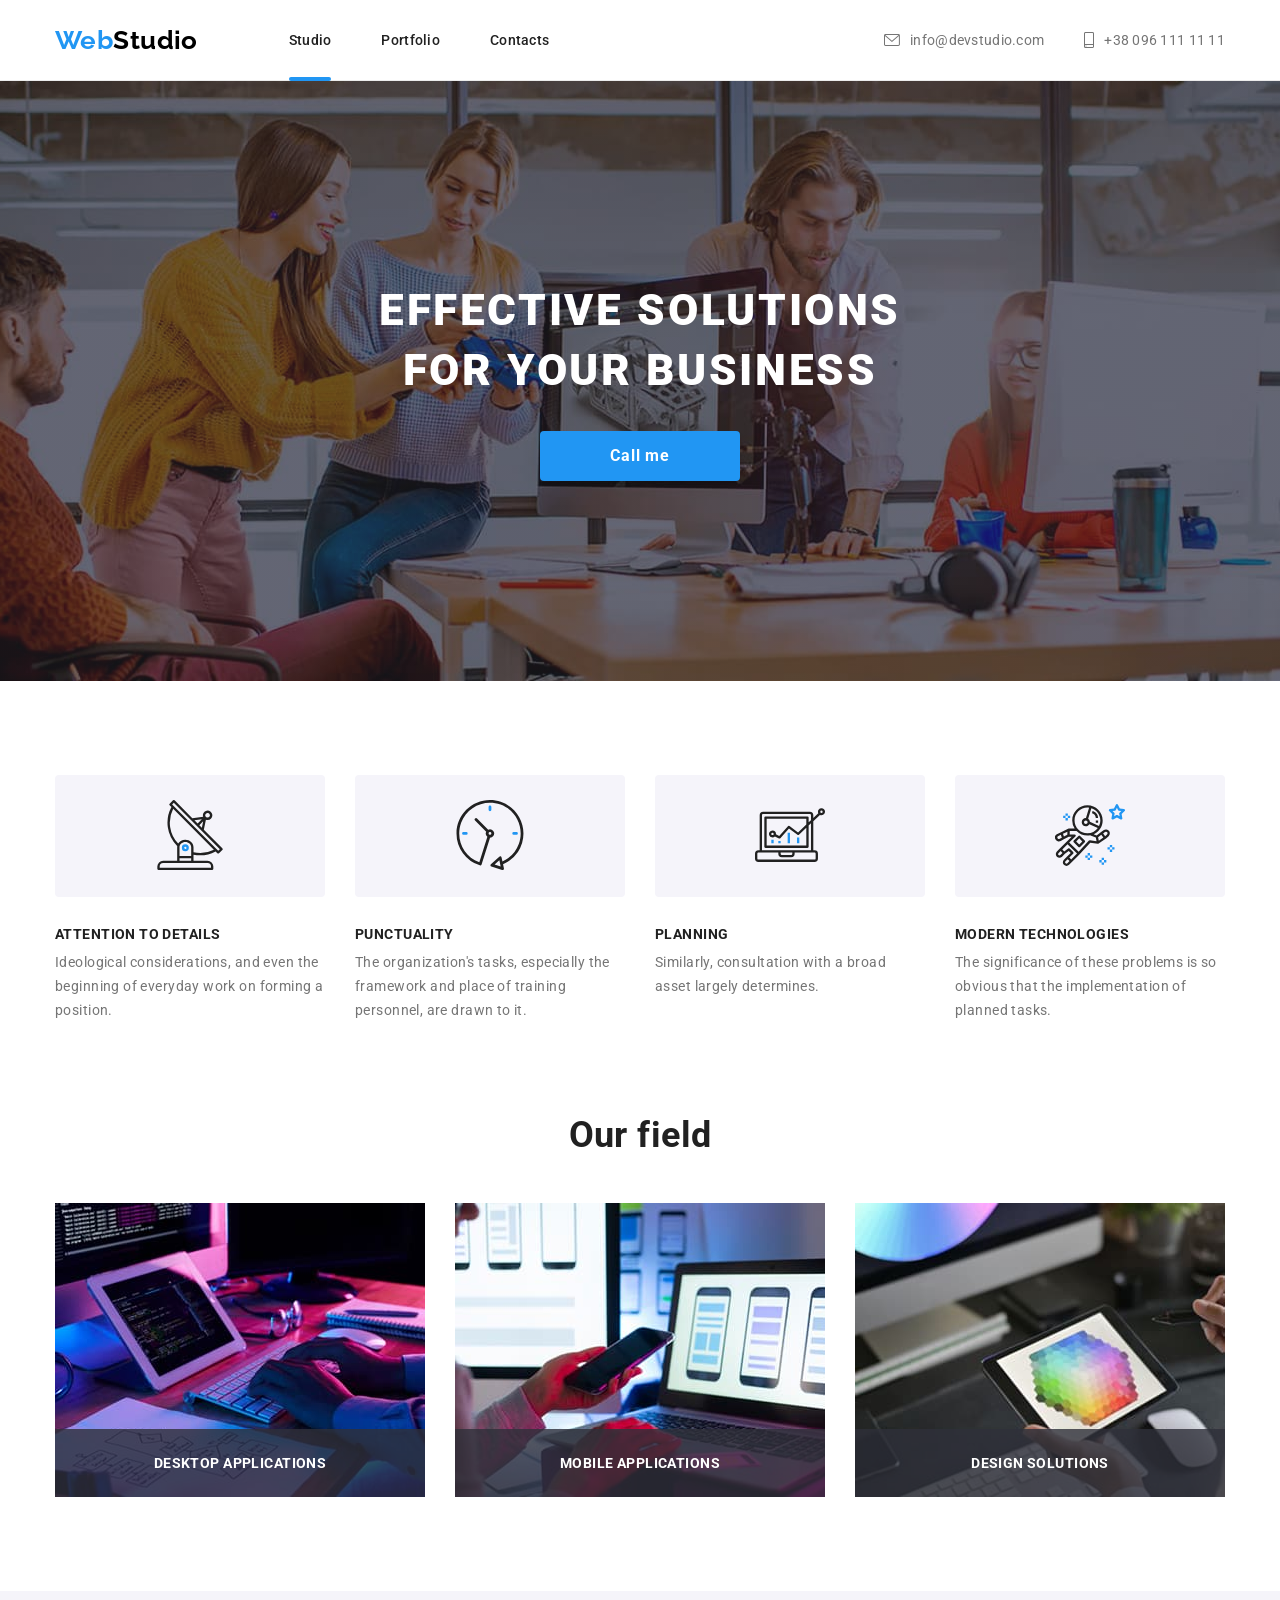
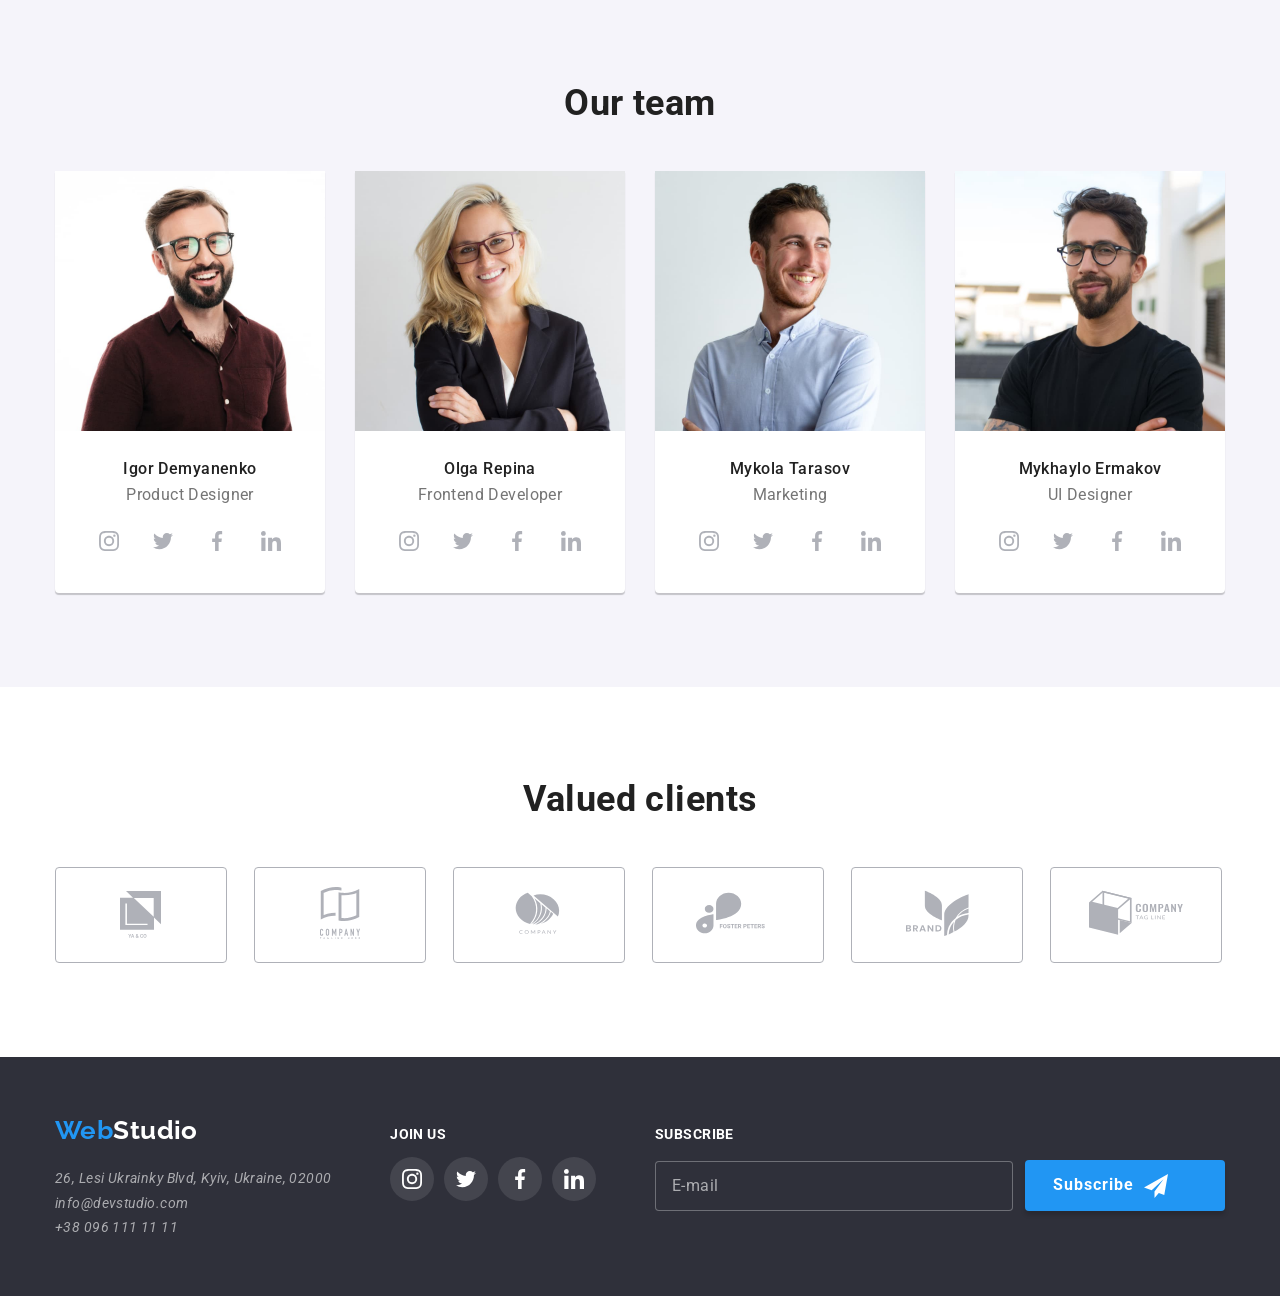
<file: index.html>
<!doctype html>
<html lang="en">
  <head>
    <meta charset="UTF-8" />
    <meta name="viewport" content="width=device-width, initial-scale=1.0" />
    <title>WebStudio</title>
    <link rel="preconnect" href="https://fonts.googleapis.com" />
    <link rel="preconnect" href="https://fonts.gstatic.com" crossorigin />
    <link
      href="https://fonts.googleapis.com/css2?family=Raleway:ital,wght@0,100..900;1,100..900&family=Roboto:wght@100..900&display=swap"
      rel="stylesheet"
    />
    <link
      rel="stylesheet"
      href="https://cdnjs.cloudflare.com/ajax/libs/modern-normalize/3.0.1/modern-normalize.min.css"
    />
    <link rel="stylesheet" href="./css/main.min.css" />
  </head>
  <body data-body>
    <!-- header -->

    <header>
      <div class="container header--layout">
        <nav class="main-nav">
          <a class="logo" href="./index.html"
            ><span class="logo--accent">Web</span>Studio</a
          >

          <ul class="main-nav__list">
            <li class="main-nav__item">
              <a
                class="main-nav__link main-nav__link--current-page"
                href="./index.html"
                >Studio</a
              >
            </li>
            <li class="main-nav__item">
              <a class="main-nav__link" href="./portfolio.html">Portfolio</a>
            </li>
            <li class="main-nav__item">
              <a class="main-nav__link" href="#">Contacts</a>
            </li>
          </ul>
        </nav>

        <ul class="header-contacts-list">
          <li class="header-contacts-list__item">
            <a
              class="header-contacts-list__link"
              href="mailto:info@devstudio.com"
            >
              <svg class="header-contacts-list__icon" width="16" height="16">
                <use href="./images/svg/sprite.svg#envelope"></use>
              </svg>
              info@devstudio.com</a
            >
          </li>

          <li class="header-contacts-list__item">
            <a class="header-contacts-list__link" href="tel:+380961111111">
              <svg class="header-contacts-list__icon" width="10" height="16">
                <use href="./images/svg/sprite.svg#smartphone"></use>
              </svg>
              +38 096 111 11 11</a
            >
          </li>
        </ul>
      </div>
    </header>

    <main>
      <!-- Hero -->
      <section class="hero">
        <div class="hero__bcg-img">
          <div class="section hero__section container">
            <h1 class="hero-title">
              effective solutions <br />
              for your business
            </h1>
            <button class="btn main-btn" data-modal-open type="button">
              Call me
            </button>
          </div>
        </div>
      </section>

      <!-- features -->

      <section class="section">
        <div class="container">
          <h2 class="visually-hidden">Features</h2>
          <ul class="features__list">
            <li class="features-list__item">
              <div class="features-list__icon-wrapper">
                <svg width="70" height="70">
                  <use href="./images/svg/sprite.svg#antenna"></use>
                </svg>
              </div>
              <h3 class="features-list__title">ATTENTION TO DETAILS</h3>
              <p class="features-list__descr">
                Ideological considerations, and even the beginning of everyday
                work on forming a position.
              </p>
            </li>
            <li class="features-list__item">
              <div class="features-list__icon-wrapper">
                <svg class="features__icon" width="70" height="70">
                  <use href="./images/svg/sprite.svg#clock"></use>
                </svg>
              </div>
              <h3 class="features-list__title">PUNCTUALITY</h3>
              <p class="features-list__descr">
                The organization's tasks, especially the framework and place of
                training personnel, are drawn to it.
              </p>
            </li>
            <li class="features-list__item">
              <div class="features-list__icon-wrapper">
                <svg class="features__icon" width="70" height="70">
                  <use href="./images/svg/sprite.svg#diagram"></use>
                </svg>
              </div>
              <h3 class="features-list__title">PLANNING</h3>
              <p class="features-list__descr">
                Similarly, consultation with a broad asset largely determines.
              </p>
            </li>
            <li class="features-list__item">
              <div class="features-list__icon-wrapper">
                <svg class="features__icon" width="70" height="70">
                  <use href="./images/svg/sprite.svg#astronaut"></use>
                </svg>
              </div>
              <h3 class="features-list__title">MODERN TECHNOLOGIES</h3>
              <p class="features-list__descr">
                The significance of these problems is so obvious that the
                implementation of planned tasks.
              </p>
            </li>
          </ul>
        </div>
      </section>

      <!-- OUR FIELD -->

      <section class="section our-field__section">
        <div class="container">
          <h2 class="our-field__title">Our field</h2>
          <ul class="our-field__list">
            <li class="our-field__item">
              <img
                src="./images/our-field/wwd-1.jpg"
                alt="man typing on keyboard"
                width="370"
                height="294"
              />
              <p class="our-field__descr">DESKTOP APPLICATIONS</p>
            </li>
            <li class="our-field__item">
              <img
                src="./images/our-field/wwd-2.jpg"
                alt="developing mobile app gui"
                width="370"
                height="294"
              />
              <p class="our-field__descr">MOBILE APPLICATIONS</p>
            </li>
            <li class="our-field__item">
              <img
                src="./images/our-field/wwd-3.jpg"
                alt="designer picking color"
                width="370"
                height="294"
              />
              <p class="our-field__descr">DESIGN SOLUTIONS</p>
            </li>
          </ul>
        </div>
      </section>

      <!-- Our team section -->

      <section class="team-section section">
        <div class="container">
          <h2 class="team-section__title">Our team</h2>

          <ul class="team-list no-list-style">
            <li class="team-list-item">
              <article class="team-card">
                <img
                  src="./images/team/igor-demyanenko.jpg"
                  alt="igor demyanenko"
                  width="270"
                  height="260"
                />
                <div class="team-card__thumb">
                  <h3 class="team-card__title">Igor Demyanenko</h3>
                  <p class="team-card__text">Product Designer</p>
                  <ul class="social-list">
                    <li class="social-list-item">
                      <a
                        class="social-list__link"
                        href="https://instagram.com"
                        aria-label="instagram link"
                      >
                        <svg class="social-list__icon" width="20" height="20">
                          <use href="./images/svg/sprite.svg#instagram"></use>
                        </svg>
                      </a>
                    </li>
                    <li class="social-list-item">
                      <a
                        class="social-list__link"
                        href="https://twitter.com"
                        aria-label="twitter link"
                      >
                        <svg class="social-list__icon" width="20" height="20">
                          <use href="./images/svg/sprite.svg#twitter"></use>
                        </svg>
                      </a>
                    </li>
                    <li class="social-list-item">
                      <a
                        class="social-list__link"
                        href="https://www.facebook.com/"
                        aria-label="facebook link"
                      >
                        <svg class="social-list__icon" width="20" height="20">
                          <use href="./images/svg/sprite.svg#facebook"></use>
                        </svg>
                      </a>
                    </li>
                    <li class="social-list-item">
                      <a
                        class="social-list__link"
                        href="https://www.linkedin.com/"
                        aria-label="linkedin link"
                      >
                        <svg class="social-list__icon" width="20" height="20">
                          <use href="./images/svg/sprite.svg#linkedin"></use>
                        </svg>
                      </a>
                    </li>
                  </ul>
                </div>
              </article>
            </li>

            <li class="team-list-item">
              <article class="team-card">
                <img
                  src="./images/team/olga-repina.jpg"
                  alt="Olga Repina"
                  width="270"
                  height="260"
                />
                <div class="team-card__thumb">
                  <h3 class="team-card__title">Olga Repina</h3>
                  <p class="team-card__text">Frontend Developer</p>
                  <ul class="social-list">
                    <li class="social-list-item">
                      <a
                        class="social-list__link"
                        href="https://instagram.com"
                        aria-label="instagram link"
                      >
                        <svg class="social-list__icon" width="20" height="20">
                          <use href="./images/svg/sprite.svg#instagram"></use>
                        </svg>
                      </a>
                    </li>
                    <li class="social-list-item">
                      <a
                        class="social-list__link"
                        href="https://twitter.com"
                        aria-label="twitter link"
                      >
                        <svg class="social-list__icon" width="20" height="20">
                          <use href="./images/svg/sprite.svg#twitter"></use>
                        </svg>
                      </a>
                    </li>
                    <li class="social-list-item">
                      <a
                        class="social-list__link"
                        href="https://www.facebook.com/"
                        aria-label="facebook link"
                      >
                        <svg class="social-list__icon" width="20" height="20">
                          <use href="./images/svg/sprite.svg#facebook"></use>
                        </svg>
                      </a>
                    </li>
                    <li class="social-list-item">
                      <a
                        class="social-list__link"
                        href="https://www.linkedin.com/"
                        aria-label="linkedin link"
                      >
                        <svg class="social-list__icon" width="20" height="20">
                          <use href="./images/svg/sprite.svg#linkedin"></use>
                        </svg>
                      </a>
                    </li>
                  </ul>
                </div>
              </article>
            </li>

            <li class="team-list-item">
              <article class="team-card">
                <img
                  src="./images/team/mykola-tarasov.jpg"
                  alt="Mykola Tarasov"
                  width="270"
                  height="260"
                />
                <div class="team-card__thumb">
                  <h3 class="team-card__title">Mykola Tarasov</h3>
                  <p class="team-card__text">Marketing</p>
                  <ul class="social-list">
                    <li class="social-list-item">
                      <a
                        class="social-list__link"
                        href="https://instagram.com"
                        aria-label="instagram link"
                      >
                        <svg class="social-list__icon" width="20" height="20">
                          <use href="./images/svg/sprite.svg#instagram"></use>
                        </svg>
                      </a>
                    </li>
                    <li class="social-list-item">
                      <a
                        class="social-list__link"
                        href="https://twitter.com"
                        aria-label="twitter link"
                      >
                        <svg class="social-list__icon" width="20" height="20">
                          <use href="./images/svg/sprite.svg#twitter"></use>
                        </svg>
                      </a>
                    </li>
                    <li class="social-list-item">
                      <a
                        class="social-list__link"
                        href="https://www.facebook.com/"
                        aria-label="facebook link"
                      >
                        <svg class="social-list__icon" width="20" height="20">
                          <use href="./images/svg/sprite.svg#facebook"></use>
                        </svg>
                      </a>
                    </li>
                    <li class="social-list-item">
                      <a
                        class="social-list__link"
                        href="https://www.linkedin.com/"
                        aria-label="linkedin link"
                      >
                        <svg class="social-list__icon" width="20" height="20">
                          <use href="./images/svg/sprite.svg#linkedin"></use>
                        </svg>
                      </a>
                    </li>
                  </ul>
                </div>
              </article>
            </li>

            <li class="team-list-item">
              <article class="team-card">
                <img
                  src="./images/team/mykhaylo-ermakov.jpg"
                  alt="Mykhaylo Ermakov"
                  width="270"
                  height="260"
                />
                <div class="team-card__thumb">
                  <h3 class="team-card__title">Mykhaylo Ermakov</h3>
                  <p class="team-card__text">UI Designer</p>
                  <ul class="social-list">
                    <li class="social-list-item">
                      <a
                        class="social-list__link"
                        href="https://instagram.com"
                        aria-label="instagram link"
                      >
                        <svg class="social-list__icon" width="20" height="20">
                          <use href="./images/svg/sprite.svg#instagram"></use>
                        </svg>
                      </a>
                    </li>
                    <li class="social-list-item">
                      <a
                        class="social-list__link"
                        href="https://twitter.com"
                        aria-label="twitter link"
                      >
                        <svg class="social-list__icon" width="20" height="20">
                          <use href="./images/svg/sprite.svg#twitter"></use>
                        </svg>
                      </a>
                    </li>
                    <li class="social-list-item">
                      <a
                        class="social-list__link"
                        href="https://www.facebook.com/"
                        aria-label="facebook link"
                      >
                        <svg class="social-list__icon" width="20" height="20">
                          <use href="./images/svg/sprite.svg#facebook"></use>
                        </svg>
                      </a>
                    </li>
                    <li class="social-list-item">
                      <a
                        class="social-list__link"
                        href="https://www.linkedin.com/"
                        aria-label="linkedin link"
                      >
                        <svg class="social-list__icon" width="20" height="20">
                          <use href="./images/svg/sprite.svg#linkedin"></use>
                        </svg>
                      </a>
                    </li>
                  </ul>
                </div>
              </article>
            </li>
          </ul>
        </div>
      </section>

      <section class="section">
        <div class="container">
          <h2 class="clients-title">Valued clients</h2>

          <ul class="clients-list">
            <li class="clients-list__item">
              <a class="client-list__link" href="#">
                <svg class="client-list__icon" width="106" height="60">
                  <use href="./images/svg/sprite.svg#client-1"></use>
                </svg>
              </a>
            </li>
            <li class="clients-list__item">
              <a class="client-list__link" href="#">
                <svg class="client-list__icon" width="106" height="60">
                  <use href="./images/svg/sprite.svg#client-2"></use>
                </svg>
              </a>
            </li>
            <li class="clients-list__item">
              <a class="client-list__link" href="#">
                <svg class="client-list__icon" width="106" height="60">
                  <use href="./images/svg/sprite.svg#client-3"></use>
                </svg>
              </a>
            </li>
            <li class="clients-list__item">
              <a class="client-list__link" href="#">
                <svg class="client-list__icon" width="106" height="60">
                  <use href="./images/svg/sprite.svg#client-4"></use>
                </svg>
              </a>
            </li>
            <li class="clients-list__item">
              <a class="client-list__link" href="#">
                <svg class="client-list__icon" width="106" height="60">
                  <use href="./images/svg/sprite.svg#client-5"></use>
                </svg>
              </a>
            </li>
            <li class="clients-list__item">
              <a class="client-list__link" href="#">
                <svg class="client-list__icon" width="106" height="60">
                  <use href="./images/svg/sprite.svg#client-6"></use>
                </svg>
              </a>
            </li>
          </ul>
        </div>
      </section>
    </main>

    <!-- Footer -->

    <footer class="footer">
      <div class="container footer--layout">
        <div class="footer-address-group">
          <a class="logo logo--reversed" href="./index.html"
            ><span class="logo--accent">Web</span>Studio</a
          >
          <address class="address">
            <a
              class="address-link"
              href="https://www.google.com/maps/place/Lesi+Ukrainky+Blvd,+26,+Kyiv,+Ukraine,+02000/@50.4269623,30.5365476,17z/data=!4m15!1m8!3m7!1s0x40d4cf0e0523dcbb:0xa691be4b6b7d4104!2sLesi+Ukrainky+Blvd,+26,+Kyiv,+Ukraine,+02000!3b1!8m2!3d50.4269589!4d30.5391279!16s%2Fg%2F11tcjrqxc6!3m5!1s0x40d4cf0e0523dcbb:0xa691be4b6b7d4104!8m2!3d50.4269589!4d30.5391279!16s%2Fg%2F11tcjrqxc6?authuser=0&entry=ttu&g_ep=EgoyMDI2MDYyNC4wIKXMDSoASAFQAw%3D%3D"
              >26, Lesi Ukrainky Blvd, Kyiv, Ukraine, 02000</a
            >

            <a class="address-link" href="mailto:info@devstudio.com"
              >info@devstudio.com</a
            >
            <a class="address-link" href="tel:+380961111111"
              >+38 096 111 11 11</a
            >
          </address>
        </div>

        <section>
          <h2 class="join-us__title">JOIN US</h2>

          <ul class="social-list footer__social--list">
            <li class="social-list-item">
              <a
                class="social-list__link social-list__link--reversed"
                href="https://instagram.com"
                aria-label="instagram link"
              >
                <svg class="social-list__icon" width="20" height="20">
                  <use href="./images/svg/sprite.svg#instagram"></use>
                </svg>
              </a>
            </li>
            <li class="social-list-item">
              <a
                class="social-list__link social-list__link--reversed"
                href="https://twitter.com"
                aria-label="twitter link"
              >
                <svg class="social-list__icon" width="20" height="20">
                  <use href="./images/svg/sprite.svg#twitter"></use>
                </svg>
              </a>
            </li>
            <li class="social-list-item">
              <a
                class="social-list__link social-list__link--reversed"
                href="https://www.facebook.com/"
                aria-label="facebook link"
              >
                <svg class="social-list__icon" width="20" height="20">
                  <use href="./images/svg/sprite.svg#facebook"></use>
                </svg>
              </a>
            </li>
            <li class="social-list-item">
              <a
                class="social-list__link social-list__link--reversed"
                href="https://www.linkedin.com/"
                aria-label="linkedin link"
              >
                <svg class="social-list__icon" width="20" height="20">
                  <use href="./images/svg/sprite.svg#linkedin"></use>
                </svg>
              </a>
            </li>
          </ul>
        </section>

        <section>
          <b class="visually-hidden">Subscribe</b>
          <form class="subscribe-form">
            <div class="subscribe-form__field" role="group">
              <label for="subscribe" class="subscribe-form__label">
                SUBSCRIBE
              </label>

              <input
                type="email"
                name="email"
                class="subscribe-form__input"
                id="subscribe"
                placeholder="E-mail"
                required
              />
            </div>

            <button type="submit" class="btn main-btn subscribe__btn">
              Subscribe

              <svg class="subscribe__icon" width="24" height="24">
                <use href="./images/svg/sprite.svg#send"></use>
              </svg>
            </button>
          </form>
        </section>
      </div>
    </footer>

    <!-- Modal window -->
    <div class="backdrop is-hidden" data-modal>
      <div class="modal">
        <button class="modal__close-btn" data-modal-close type="button">
          <svg class="close-icon" width="18" height="18">
            <use href="./images/svg/sprite.svg#close-cross"></use>
          </svg>
        </button>

        <h2 class="modal__title">
          Leave your contacts and we will call you back
        </h2>

        <form class="contact-form">
          <div role="group" class="contact-form__group">
            <input
              type="text"
              name="name"
              class="contact-form__input"
              id="name"
              placeholder=" "
              required
            />
            <svg class="contact-form__icon" width="18" height="18">
              <use href="./images/svg/sprite.svg#person"></use>
            </svg>
            <label for="name" class="contact-form__label">Name</label>
          </div>

          <div
            role="contact-form group"
            class="contact-form__group contact-form__group--margin-top"
          >
            <input
              type="tel"
              name="tel"
              class="contact-form__input"
              id="tel"
              placeholder=" "
              required
            />
            <svg class="contact-form__icon" width="18" height="18">
              <use href="./images/svg/sprite.svg#phone"></use>
            </svg>
            <label for="tel" class="contact-form__label">Phone number</label>
          </div>

          <div
            role="contact-form group"
            class="contact-form__group contact-form__group--margin-top"
          >
            <input
              type="email"
              name="email"
              class="contact-form__input"
              id="email"
              placeholder=" "
              required
            />
            <svg class="contact-form__icon" width="18" height="18">
              <use href="./images/svg/sprite.svg#email"></use>
            </svg>
            <label for="email" class="contact-form__label">E-mail</label>
          </div>

          <div
            role="contact-form group"
            class="contact-form__group contact-form__group--margin-top"
          >
            <textarea
              name="msg"
              class="contact-form__input contact-form__text-area"
              id="msg"
              placeholder=" "
            ></textarea>

            <svg
              class="contact-form__icon contact-form__text-area-icon"
              width="18"
              height="18"
            >
              <use href="./images/svg/sprite.svg#message"></use>
            </svg>

            <label
              for="msg"
              class="contact-form__label contact-form__text-area-label"
              >Enter your message</label
            >
          </div>

          <div role="license-group" class="license">
            <input
              type="checkbox"
              name="license"
              id="license"
              class="license__check"
              required
            />
            <svg class="license__icon" width="16" height="16">
              <use href="./images/svg/sprite.svg#check"></use>
            </svg>

            <label for="license" class="license__label"
              >I have read and agree to the End User
              <a href="#" class="license__link">License Agreement</a></label
            >
          </div>

          <button
            type="submit"
            class="btn main-btn btn--centered contact-form__btn"
          >
            Send
          </button>
        </form>
      </div>
    </div>

    <script src="./js/contact-form.js"></script>
    <script src="./js/modal.js"></script>
  </body>
</html>
</file>
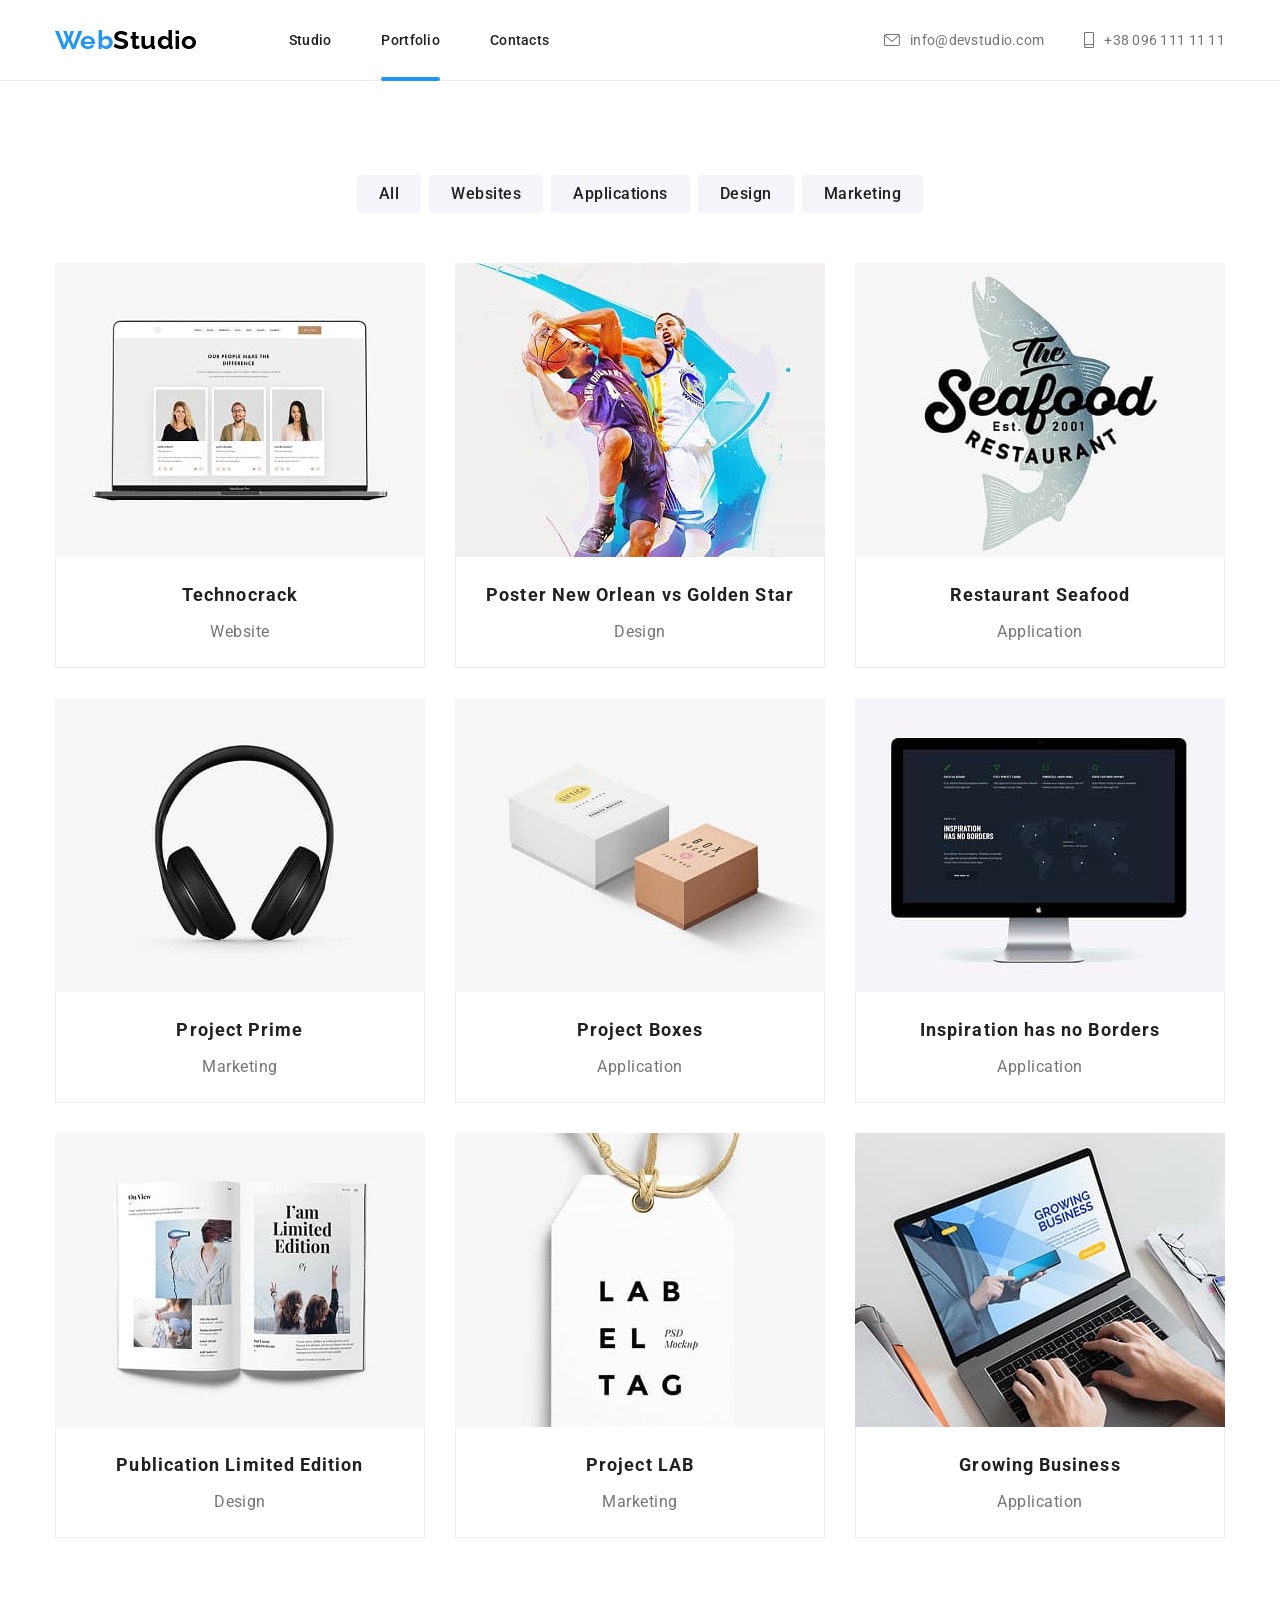
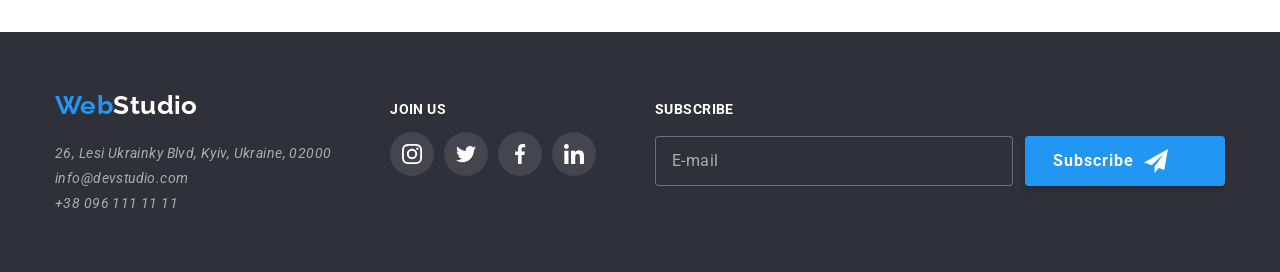
<file: portfolio.html>
<!doctype html>
<html lang="en">
  <head>
    <meta charset="UTF-8" />
    <meta name="viewport" content="width=device-width, initial-scale=1.0" />
    <title>WebStudio</title>
    <link rel="preconnect" href="https://fonts.googleapis.com" />
    <link rel="preconnect" href="https://fonts.gstatic.com" crossorigin />
    <link
      href="https://fonts.googleapis.com/css2?family=Raleway:ital,wght@0,100..900;1,100..900&family=Roboto:wght@100..900&display=swap"
      rel="stylesheet"
    />
    <link
      rel="stylesheet"
      href="https://cdnjs.cloudflare.com/ajax/libs/modern-normalize/3.0.1/modern-normalize.min.css"
    />
    <link rel="stylesheet" href="./css/main.min.css" />
  </head>
  <body data-body>
    <!-- header -->

    <header>
      <div class="container header--layout">
        <nav class="main-nav">
          <a class="logo" href="./index.html"
            ><span class="logo--accent">Web</span>Studio</a
          >

          <ul class="main-nav__list">
            <li class="main-nav__item">
              <a class="main-nav__link" href="./index.html">Studio</a>
            </li>
            <li class="main-nav__item">
              <a
                class="main-nav__link main-nav__link--current-page"
                href="./portfolio.html"
                >Portfolio</a
              >
            </li>
            <li class="main-nav__item">
              <a class="main-nav__link" href="#">Contacts</a>
            </li>
          </ul>
        </nav>

        <ul class="header-contacts-list">
          <li class="header-contacts-list__item">
            <a
              class="header-contacts-list__link"
              href="mailto:info@devstudio.com"
            >
              <svg class="header-contacts-list__icon" width="16" height="16">
                <use href="./images/svg/sprite.svg#envelope"></use>
              </svg>
              info@devstudio.com</a
            >
          </li>

          <li class="header-contacts-list__item">
            <a class="header-contacts-list__link" href="tel:+380961111111">
              <svg class="header-contacts-list__icon" width="10" height="16">
                <use href="./images/svg/sprite.svg#smartphone"></use>
              </svg>
              +38 096 111 11 11</a
            >
          </li>
        </ul>
      </div>
    </header>

    <main>
      <!-- Portfolio section -->

      <section class="section">
        <div class="container">
          <h1 class="visually-hidden">Portfolio</h1>
          <ul class="filter">
            <li><button class="btn filter-btn" type="button">All</button></li>
            <li>
              <button class="btn filter-btn" type="button">Websites</button>
            </li>
            <li>
              <button class="btn filter-btn" type="button">Applications</button>
            </li>
            <li>
              <button class="btn filter-btn" type="button">Design</button>
            </li>
            <li>
              <button class="btn filter-btn" type="button">Marketing</button>
            </li>
          </ul>

          <ul class="portfolio-list">
            <li>
              <a href="#" class="portfolio-link">
                <article class="product-card">
                  <div class="product-card__overlay">
                    <img
                      src="./images/portfolio/technocrack.jpg"
                      alt="website technocrack"
                      width="370"
                      height="294"
                    />
                    <p class="product-card__overlay-text">
                      Lorem ipsum dolor, sit amet consectetur adipisicing elit.
                      Dolore exercitationem necessitatibus accusamus sapiente
                      id? Esse voluptatibus molestias asperiores facilis. Veniam
                      magnam impedit quae voluptas quos consectetur quisquam
                      explicabo excepturi temporibus?
                    </p>
                  </div>
                  <div class="product-card__meta">
                    <h2 class="product-card__title">Technocrack</h2>
                    <p class="product-card__descr">Website</p>
                  </div>
                </article>
              </a>
            </li>
            <li>
              <a href="#" class="portfolio-link">
                <article class="product-card">
                  <div class="product-card__overlay">
                    <img
                      src="./images/portfolio/basketball.jpg"
                      alt="2 basketball players"
                      width="370"
                      height="294"
                    />
                    <p class="product-card__overlay-text">
                      Lorem ipsum dolor, sit amet consectetur adipisicing elit.
                      Dolore exercitationem necessitatibus accusamus sapiente
                      id? Esse voluptatibus molestias asperiores facilis. Veniam
                      magnam impedit quae voluptas quos consectetur quisquam
                      explicabo excepturi temporibus?
                    </p>
                  </div>
                  <div class="product-card__meta">
                    <h2 class="product-card__title">
                      Poster New Orlean vs Golden Star
                    </h2>
                    <p class="product-card__descr">Design</p>
                  </div>
                </article>
              </a>
            </li>
            <li>
              <a href="#" class="portfolio-link">
                <article class="product-card">
                  <div class="product-card__overlay">
                    <img
                      src="./images/portfolio/seafood.jpg"
                      alt="seafood restaurant logo"
                      width="370"
                      height="294"
                    />
                    <p class="product-card__overlay-text">
                      Lorem ipsum dolor, sit amet consectetur adipisicing elit.
                      Dolore exercitationem necessitatibus accusamus sapiente
                      id? Esse voluptatibus molestias asperiores facilis. Veniam
                      magnam impedit quae voluptas quos consectetur quisquam
                      explicabo excepturi temporibus?
                    </p>
                  </div>
                  <div class="product-card__meta">
                    <h2 class="product-card__title">Restaurant Seafood</h2>
                    <p class="product-card__descr">Application</p>
                  </div>
                </article>
              </a>
            </li>
            <li>
              <a href="#" class="portfolio-link">
                <article class="product-card">
                  <div class="product-card__overlay">
                    <img
                      src="./images/portfolio/project-prime.jpg"
                      alt="headphones"
                      width="370"
                      height="294"
                    />
                    <p class="product-card__overlay-text">
                      Lorem ipsum dolor, sit amet consectetur adipisicing elit.
                      Dolore exercitationem necessitatibus accusamus sapiente
                      id? Esse voluptatibus molestias asperiores facilis. Veniam
                      magnam impedit quae voluptas quos consectetur quisquam
                      explicabo excepturi temporibus?
                    </p>
                  </div>
                  <div class="product-card__meta">
                    <h2 class="product-card__title">Project Prime</h2>
                    <p class="product-card__descr">Marketing</p>
                  </div>
                </article>
              </a>
            </li>
            <li>
              <a href="#" class="portfolio-link">
                <article class="product-card">
                  <div class="product-card__overlay">
                    <img
                      src="./images/portfolio/project-boxes.jpg"
                      alt="2 boxes"
                      width="370"
                      height="294"
                    />
                    <p class="product-card__overlay-text">
                      Lorem ipsum dolor, sit amet consectetur adipisicing elit.
                      Dolore exercitationem necessitatibus accusamus sapiente
                      id? Esse voluptatibus molestias asperiores facilis. Veniam
                      magnam impedit quae voluptas quos consectetur quisquam
                      explicabo excepturi temporibus?
                    </p>
                  </div>
                  <div class="product-card__meta">
                    <h2 class="product-card__title">Project Boxes</h2>
                    <p class="product-card__descr">Application</p>
                  </div>
                </article>
              </a>
            </li>
            <li>
              <a href="#" class="portfolio-link">
                <article class="product-card">
                  <div class="product-card__overlay">
                    <img
                      src="./images/portfolio/Inspiration-has-no-borders.jpg"
                      alt="monitor"
                      width="370"
                      height="294"
                    />
                    <p class="product-card__overlay-text">
                      Lorem ipsum dolor, sit amet consectetur adipisicing elit.
                      Dolore exercitationem necessitatibus accusamus sapiente
                      id? Esse voluptatibus molestias asperiores facilis. Veniam
                      magnam impedit quae voluptas quos consectetur quisquam
                      explicabo excepturi temporibus?
                    </p>
                  </div>
                  <div class="product-card__meta">
                    <h2 class="product-card__title">
                      Inspiration has no Borders
                    </h2>
                    <p class="product-card__descr">Application</p>
                  </div>
                </article>
              </a>
            </li>
            <li>
              <a href="#" class="portfolio-link">
                <article class="product-card">
                  <div class="product-card__overlay">
                    <img
                      src="./images/portfolio/book.jpg"
                      alt="book"
                      width="370"
                      height="294"
                    />
                    <p class="product-card__overlay-text">
                      Lorem ipsum dolor, sit amet consectetur adipisicing elit.
                      Dolore exercitationem necessitatibus accusamus sapiente
                      id? Esse voluptatibus molestias asperiores facilis. Veniam
                      magnam impedit quae voluptas quos consectetur quisquam
                      explicabo excepturi temporibus?
                    </p>
                  </div>
                  <div class="product-card__meta">
                    <h2 class="product-card__title">
                      Publication Limited Edition
                    </h2>
                    <p class="product-card__descr">Design</p>
                  </div>
                </article>
              </a>
            </li>
            <li>
              <a href="#" class="portfolio-link">
                <article class="product-card">
                  <div class="product-card__overlay">
                    <img
                      src="./images/portfolio/project-lab.jpg"
                      alt="lable"
                      width="370"
                      height="294"
                    />
                    <p class="product-card__overlay-text">
                      Lorem ipsum dolor, sit amet consectetur adipisicing elit.
                      Dolore exercitationem necessitatibus accusamus sapiente
                      id? Esse voluptatibus molestias asperiores facilis. Veniam
                      magnam impedit quae voluptas quos consectetur quisquam
                      explicabo excepturi temporibus?
                    </p>
                  </div>
                  <div class="product-card__meta">
                    <h2 class="product-card__title">Project LAB</h2>
                    <p class="product-card__descr">Marketing</p>
                  </div>
                </article>
              </a>
            </li>
            <li>
              <a href="#" class="portfolio-link">
                <article class="product-card">
                  <div class="product-card__overlay">
                    <img
                      src="./images/portfolio/desktop-app.jpg"
                      alt="typing hands on laptop keyboard"
                      width="370"
                      height="294"
                    />
                    <p class="product-card__overlay-text">
                      Lorem ipsum dolor, sit amet consectetur adipisicing elit.
                      Dolore exercitationem necessitatibus accusamus sapiente
                      id? Esse voluptatibus molestias asperiores facilis. Veniam
                      magnam impedit quae voluptas quos consectetur quisquam
                      explicabo excepturi temporibus?
                    </p>
                  </div>
                  <div class="product-card__meta">
                    <h2 class="product-card__title">Growing Business</h2>
                    <p class="product-card__descr">Application</p>
                  </div>
                </article>
              </a>
            </li>
          </ul>
        </div>
      </section>
    </main>

    <!-- Footer -->

    <footer class="footer">
      <div class="container footer--layout">
        <div class="footer-address-group">
          <a class="logo logo--reversed" href="./index.html"
            ><span class="logo--accent">Web</span>Studio</a
          >
          <address class="address">
            <a
              class="address-link"
              href="https://www.google.com/maps/place/Lesi+Ukrainky+Blvd,+26,+Kyiv,+Ukraine,+02000/@50.4269623,30.5365476,17z/data=!4m15!1m8!3m7!1s0x40d4cf0e0523dcbb:0xa691be4b6b7d4104!2sLesi+Ukrainky+Blvd,+26,+Kyiv,+Ukraine,+02000!3b1!8m2!3d50.4269589!4d30.5391279!16s%2Fg%2F11tcjrqxc6!3m5!1s0x40d4cf0e0523dcbb:0xa691be4b6b7d4104!8m2!3d50.4269589!4d30.5391279!16s%2Fg%2F11tcjrqxc6?authuser=0&entry=ttu&g_ep=EgoyMDI2MDYyNC4wIKXMDSoASAFQAw%3D%3D"
              >26, Lesi Ukrainky Blvd, Kyiv, Ukraine, 02000</a
            >

            <a class="address-link" href="mailto:info@devstudio.com"
              >info@devstudio.com</a
            >
            <a class="address-link" href="tel:+380961111111"
              >+38 096 111 11 11</a
            >
          </address>
        </div>

        <section>
          <h2 class="join-us__title">JOIN US</h2>

          <ul class="social-list footer__social--list">
            <li class="social-list-item">
              <a
                class="social-list__link social-list__link--reversed"
                href="https://instagram.com"
                aria-label="instagram link"
              >
                <svg class="social-list__icon" width="20" height="20">
                  <use href="./images/svg/sprite.svg#instagram"></use>
                </svg>
              </a>
            </li>
            <li class="social-list-item">
              <a
                class="social-list__link social-list__link--reversed"
                href="https://twitter.com"
                aria-label="twitter link"
              >
                <svg class="social-list__icon" width="20" height="20">
                  <use href="./images/svg/sprite.svg#twitter"></use>
                </svg>
              </a>
            </li>
            <li class="social-list-item">
              <a
                class="social-list__link social-list__link--reversed"
                href="https://www.facebook.com/"
                aria-label="facebook link"
              >
                <svg class="social-list__icon" width="20" height="20">
                  <use href="./images/svg/sprite.svg#facebook"></use>
                </svg>
              </a>
            </li>
            <li class="social-list-item">
              <a
                class="social-list__link social-list__link--reversed"
                href="https://www.linkedi  display: flex;
  flex-wrap: wrap;
  justify-content: center;n.com/"
                aria-label="linkedin link"
              >
                <svg class="social-list__icon" width="20" height="20">
                  <use href="./images/svg/sprite.svg#linkedin"></use>
                </svg>
              </a>
            </li>
          </ul>
        </section>

        <section>
          <b class="visually-hidden">Subscribe</b>
          <form class="subscribe-form">
            <div class="subscribe-form__field" role="group">
              <label for="subscribe" class="subscribe-form__label">
                SUBSCRIBE
              </label>

              <input
                type="email"
                name="email"
                class="subscribe-form__input"
                id="subscribe"
                placeholder="E-mail"
                required
              />
            </div>

            <button type="submit" class="btn main-btn subscribe__btn">
              Subscribe

              <svg class="subscribe__icon" width="24" height="24">
                <use href="./images/svg/sprite.svg#send"></use>
              </svg>
            </button>
          </form>
        </section>
      </div>
    </footer>
  </body>
</html>
</file>
<file: css/main.min.css>
body{font-family:"Roboto",sans-serif;font-weight:400;font-size:14px;line-height:1;letter-spacing:.03em;color:#212121;background-color:#fff}img{display:block;max-width:100%;height:auto}a:link,a:visited,a:hover,a:active{text-decoration:none}p{margin:0}h1,h2,h3,h4,h5,h6{margin:0;padding:0}.portfolio-list,.filter,.clients-list,.social-list,.team-list,.our-field__list,.features__list,.main-nav__list,.header-contacts-list{margin:0;padding:0;list-style:none}.portfolio-list,.filter,.clients-list,.social-list,.team-list,.our-field__list,.features__list,.subscribe__btn,.subscribe-form__field,.subscribe-form,.footer--layout,.main-nav__list,.header-contacts-list__link,.header-contacts-list{display:flex;flex-wrap:wrap;align-items:center}.team-section__title,.our-field__title{margin-bottom:50px;text-align:center;font-weight:700;font-size:36px;line-height:1}.visually-hidden{position:absolute;width:0;height:0;margin:-1px;border:0;padding:0;white-space:nowrap;clip-path:inset(100%);clip:rect(0 0 0 0);overflow:hidden}.container{max-width:1200px;padding:0 15px;margin:0 auto}.section{padding:94px 0}header{border-bottom:1px solid #ececec}.header--layout{display:flex;flex-wrap:wrap;justify-content:space-between}.header-contacts-list{gap:40px}.header-contacts-list__link:hover,.header-contacts-list__link:focus{color:#2196f3}.header-contacts-list__link{gap:10px;padding:32px 0;letter-spacing:.02em;color:#757575;transition:color 250ms cubic-bezier(0.4, 0, 0.2, 1)}.header-contacts-list__icon{fill:currentColor}.logo{padding:27px 0;font-family:"Raleway",sans-serif;font-weight:700;font-size:26px;line-height:1;color:#000}.logo--accent{color:#2196f3}.logo--reversed{padding:0;color:#fff}.main-nav{display:flex;flex-wrap:wrap;gap:91px;max-width:1200px}.main-nav__list{gap:50px}.main-nav__list,.contacts__link{font-weight:500}.main-nav__link{position:relative;display:inline-block;padding:32px 0;letter-spacing:.02em;color:#212121;transition:color 250ms cubic-bezier(0.4, 0, 0.2, 1)}.main-nav__link:hover,.main-nav__link:focus{color:#2196f3}.main-nav__link--current-page::after{position:absolute;bottom:-2px;left:0;display:block;content:"";width:100%;height:4px;border:none;border-radius:2px;background-color:#2196f3}.btn{border:none;border-radius:4px;font-size:16px;cursor:pointer}.btn--centered{display:block;margin:0 auto}.main-btn{min-width:200px;padding:10px 55px;background-color:#2196f3;color:#fff;font-weight:700;line-height:1.88;letter-spacing:.06em;box-shadow:0px 4px 4px 0px rgba(0,0,0,.15)}.filter-btn{padding:6px 22px;font-weight:500;line-height:1.63;letter-spacing:.03em;color:#212121;background-color:#f5f4fa;transition:background-color 250ms cubic-bezier(0.4, 0, 0.2, 1),color 250ms cubic-bezier(0.4, 0, 0.2, 1),box-shadow 250ms cubic-bezier(0.4, 0, 0.2, 1)}.filter-btn:hover,.filter-btn:focus{cursor:pointer;color:#fff;background-color:#2196f3;box-shadow:0px 3px 1px 0px rgba(0,0,0,.12)}.footer{padding:60px 0;background-color:#2f303a}.footer__social--list{margin-top:20px}.footer--layout{justify-content:space-between;align-items:baseline}.address{margin-top:28px}.address-link{display:block;line-height:1.14;color:hsla(0,0%,100%,.6);transition:250ms cubic-bezier(0.4, 0, 0.2, 1)}.address-link:not(:first-child){margin-top:9px}.address-link:hover,.address-link:focus{color:#fff}.join-us__title{font-weight:700;font-size:14px;color:#fff}.subscribe-form{justify-content:flex-end;align-items:flex-end;gap:12px;width:100%}.subscribe-form__field{flex-direction:column;align-items:flex-start;gap:20px}.subscribe-form__label{font-weight:700;color:#fff}.subscribe-form__input{width:358px;padding:14px 16px;border:1px solid hsla(0,0%,100%,.3);border-radius:4px;font-size:16px;line-height:1.25;letter-spacing:.03em;color:#fff;background-color:#2f303a;transition:border 250ms cubic-bezier(0.4, 0, 0.2, 1)}.subscribe-form__input::-moz-placeholder{color:hsla(0,0%,100%,.6)}.subscribe-form__input::placeholder{color:hsla(0,0%,100%,.6)}.subscribe-form__input .subscribe-form__input:focus-visible{outline:1px solid #2196f3;border:1px solid #2196f3}.subscribe__btn{gap:10px;padding:10px 28px}.subscribe__icon{fill:#fff}.backdrop{position:fixed;top:50%;left:50%;width:100%;height:100%;transform:translate(-50%, -50%) scale(1);opacity:1;overflow:hidden;pointer-events:all;background-color:rgba(0,0,0,.2);transition:opacity 250ms cubic-bezier(0.4, 0, 0.2, 1),transform 250ms cubic-bezier(0.4, 0, 0.2, 1)}.backdrop.is-hidden{opacity:0;pointer-events:none;transform:translate(-50%, -50%) scale(0)}.modal{position:absolute;top:50%;left:50%;transform:translate(-50%, -50%);width:528px;max-height:581px;padding:40px;border-radius:4px;background-color:#fff}.modal__close-btn{position:absolute;top:8px;right:8px;width:30px;height:30px;border:1px solid rgba(0,0,0,.1);border-radius:50%;transition:color 250ms cubic-bezier(0.4, 0, 0.2, 1),border-color 250ms cubic-bezier(0.4, 0, 0.2, 1);cursor:pointer;background-color:#fff}.modal__close-btn:hover,.modal__close-btn:focus{border-color:#2196f3;color:#2196f3}.modal__title{font-weight:700;font-size:20px;text-align:center}.close-icon{position:absolute;top:50%;left:50%;transform:translate(-50%, -50%)}.modal__close-btn:hover .close-icon,.modal__close-btn:focus .close-icon{fill:currentColor}.contact-form{margin-top:30px}.contact-form__group{position:relative}.contact-form__group--margin-top{margin-top:28px}.contact-form__input{width:100%;padding:11px 42px;border:1px solid rgba(33,33,33,.2);border-radius:4px;color:#212121}.contact-form__input:focus-visible{outline:1px solid #2196f3}.contact-form__text-area{height:120px;resize:none}.contact-form__icon,.contact-form__label{position:absolute;top:50%;left:12px;transform:translateY(-50%);fill:#212121}.contact-form__input:focus-visible+.contact-form__icon,.contact-form__input:focus-visible+.contact-form__label{fill:#2196f3}.contact-form__label{left:42px;font-family:Roboto;font-weight:400;font-size:12px;line-height:1;letter-spacing:.01em;color:#757575;transition:transform 250ms cubic-bezier(0.4, 0, 0.2, 1);transform:translateY(-50%)}.contact-form__input:not(:-moz-placeholder)~.contact-form__label{transform:translate3d(-30px, -40px, 0)}.contact-form__input:focus-visible~.contact-form__label,.contact-form__input:not(:placeholder-shown)~.contact-form__label{transform:translate3d(-30px, -40px, 0)}.contact-form__text-area-icon,.contact-form__text-area-label{top:11px;transform:translateY(0)}.contact-form__text-area-label{top:13px}.contact-form__input:not(:-moz-placeholder)~.contact-form__text-area-label{transform:translate3d(-30px, -32px, 0)}.contact-form__input:focus-visible~.contact-form__text-area-label,.contact-form__input:not(:placeholder-shown)~.contact-form__text-area-label{transform:translate3d(-30px, -32px, 0)}.license{position:relative}.license__icon,.license__check{position:absolute;top:50%;left:13px;transform:translateY(-50%);opacity:0;pointer-events:none;transition:opacity 250ms cubic-bezier(0.4, 0, 0.2, 1)}.license__check:checked+.license__icon,.license__check:checked+.license__check{opacity:1}.license__check{-webkit-appearance:none;-moz-appearance:none;appearance:none;width:16px;height:16px;border:2px solid #212121;border-radius:2px;opacity:1;transition:opacity 250ms cubic-bezier(0.4, 0, 0.2, 1)}.license__check:checked{opacity:0}.license__link{color:#2196f3}.license .license__link{text-decoration:underline}.license__label{display:block;margin-top:20px;text-align:center}.contact-form__btn{margin-top:30px}.hero{text-align:center}.hero__section{padding:200px 0}.hero__bcg-img{max-width:1600px;max-height:600px;margin:0 auto;background-image:linear-gradient(to right, rgba(47, 48, 58, 0.4), rgba(47, 48, 58, 0.4)),url("../../images/hero-bg.jpg");background-repeat:no-repeat;background-size:cover;background-position:center;background-color:#2f303a}.hero-title{margin-bottom:30px;font-weight:900;font-size:44px;line-height:1.36;letter-spacing:.06em;color:#fff;text-transform:uppercase}.features__list{align-items:baseline;gap:30px}.features-list__item{max-width:calc((100% - 90px)/4);min-width:200px}.features-list__icon-wrapper{padding:25px 100px;border-radius:4px;background-color:#f5f4fa}.features-list__title{padding-top:30px;font-weight:700;font-size:14px;line-height:1}.features-list__descr{margin-top:10px;font-size:14px;line-height:1.71;color:#757575}.our-field__list{gap:30px}.our-field__section{padding-top:0}.our-field__item{position:relative}.our-field__descr{position:absolute;bottom:0;left:0;width:100%;padding-top:27px;padding-bottom:27px;font-weight:700;text-align:center;color:#fff;background-color:rgba(47,48,58,.8)}.team-section{background-color:#f5f4fa}.team-list{gap:30px}.team-card{border-bottom-left-radius:4px;border-bottom-right-radius:4px;text-align:center;font-size:16px;color:#757575;background-color:#fff;box-shadow:0px 2px 1px 0px rgba(0,0,0,.2)}.team-card__thumb{padding:30px 32px}.team-card__title{font-weight:500;font-size:16px;color:#212121}.team-card__text{margin-top:10px}.social-list{flex-wrap:balance;gap:10px;margin-top:16px}.social-list__link{display:block;width:44px;height:44px;padding:12px;border-radius:50%;color:#afb1b8;background-color:#fff;transition:background-color 250ms cubic-bezier(0.4, 0, 0.2, 1),color 250ms cubic-bezier(0.4, 0, 0.2, 1)}.social-list__link:hover,.social-list__link:focus{background-color:#2196f3;color:#fff}.social-list__icon{fill:currentColor}.social-list__link--reversed{color:#fff;background-color:hsla(0,0%,100%,.1)}.clients-title{font-weight:700;font-size:36px;text-align:center;color:#212121}.clients-list{margin-top:50px;gap:27px}.client-list__link{display:block;border:1px solid #afb1b8;border-radius:4px;padding:16px 32px;color:#afb1b8;transition:border-color 250ms cubic-bezier(0.4, 0, 0.2, 1),color 250ms cubic-bezier(0.4, 0, 0.2, 1)}.client-list__link:hover,.client-list__link:focus{color:#2196f3;border-color:#2196f3}.client-list__icon{fill:currentColor}.filter{justify-content:center;gap:8px}.portfolio-list{gap:30px;margin-top:50px}.product-card{max-width:370px;background-color:#fff}.product-card__overlay{position:relative;width:100%;overflow:hidden}.product-card__overlay-text{position:absolute;top:0;left:0;width:100%;height:100%;padding:24px;transform:translate3d(0, 100%, 0);opacity:0;transition:transform 250ms cubic-bezier(0.4, 0, 0.2, 1),opacity 250ms cubic-bezier(0.4, 0, 0.2, 1);font-size:18px;line-height:1.56;color:#fff;background-color:rgba(33,150,243,.9)}.portfolio-link:hover .product-card__overlay-text,.portfolio-link:focus .product-card__overlay-text{transform:translate3d(0, 0, 0);opacity:1}.product-card__meta{padding:20px 24px;border-left:1px solid #eee;border-right:1px solid #eee;border-bottom:1px solid #eee;text-align:center}.product-card__title{font-weight:700;font-size:18px;line-height:2;letter-spacing:.06em;color:#212121}.product-card__descr{padding-top:4px;font-size:16px;line-height:1.88;letter-spacing:.03em;color:#757575}.is-hidden{overflow:hidden;pointer-events:none}/*# sourceMappingURL=main.min.css.map */
</file>
